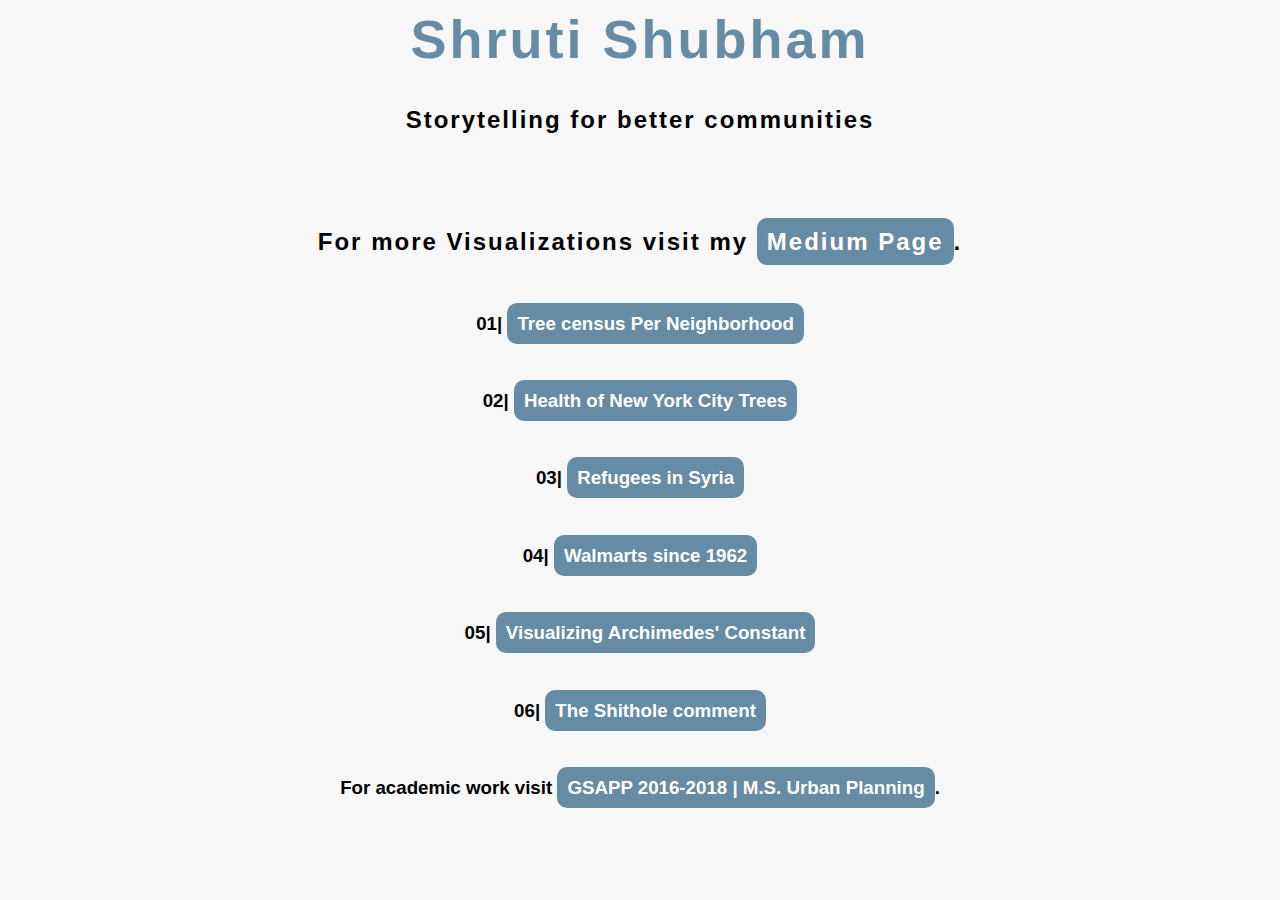
<file: index.html>
<html>
	<head>
		<title>Shruti Shubham's Visualizations and Works</title>
		<link rel="stylesheet" type="text/css" href="mainstyle.css">
	</head>
	<body>
		<div id = "circle"></div>
		<div class ="center">
		<h1>Shruti Shubham</h1>
		<h2>Storytelling for better communities</h2>
		<br>
		<br>
		<br>

		<h2>For more Visualizations visit my <a href="https://medium.com/@shrutishubham" target="_blank">Medium Page</a>.</h2>
    <br>
    <h3>01|  <a href="01_tree census per neighborhood/index.html">Tree census Per Neighborhood</a></h3>
		<br>
    <h3>02|  <a href="02_tree census_ health/index.html">Health of New York City Trees</a></h3>
    <br>
    <h3>03|  <a href="03_refugee/index.html">Refugees in Syria</a></h3>
    <br>
    <h3>04|  <a href="04_walmarts/index.html">Walmarts since 1962</a></h3>
    <br>
    <h3>05|  <a href="05_visualizing pi/index.html">Visualizing Archimedes' Constant</a></h3>
    <br>
    <h3>06|  <a href="06_donald trump shithole comment/index.html">The Shithole comment</a></h3>
    <br>
    <h3>For academic work visit <a href="https://shruti3101.github.io/shrutishubham.2018/" target="_blank">GSAPP 2016-2018 | M.S. Urban Planning</a>.</h3>
    <br>


		</div>
	</body>
</html>
</file>
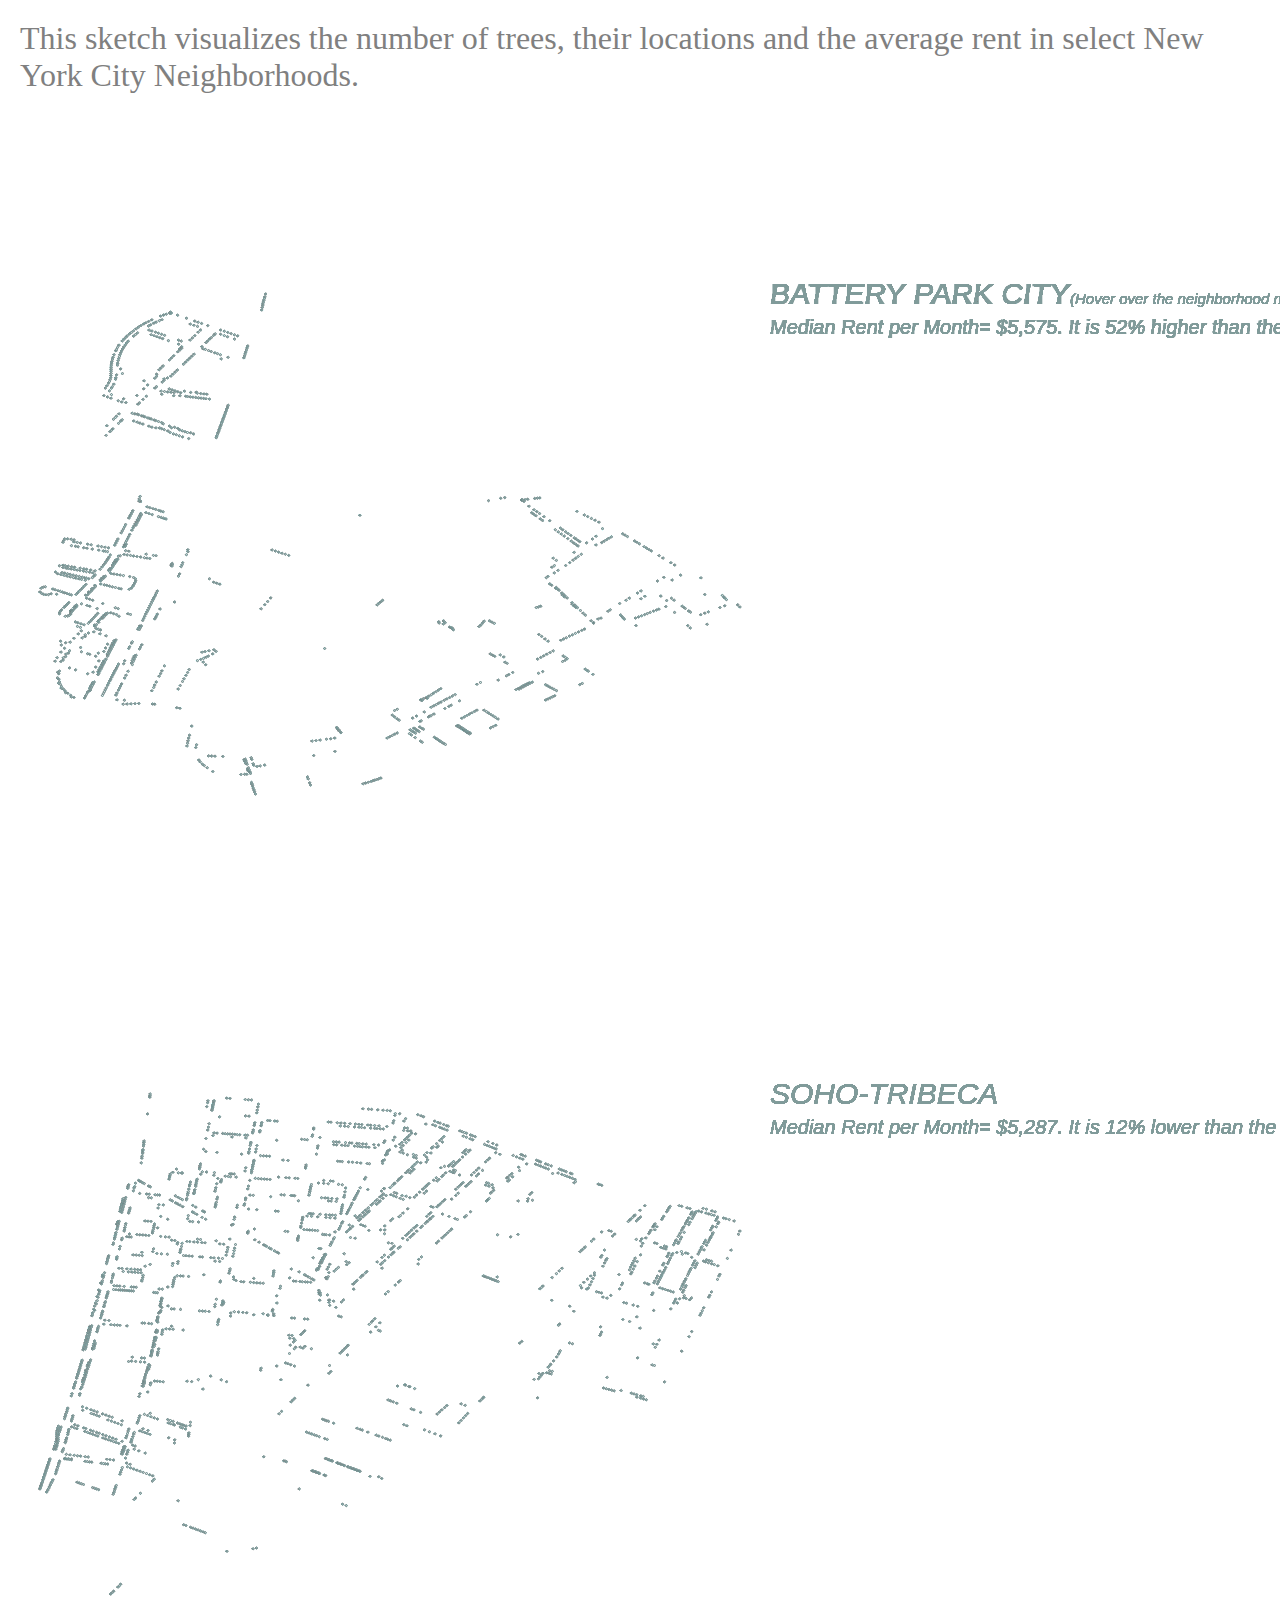
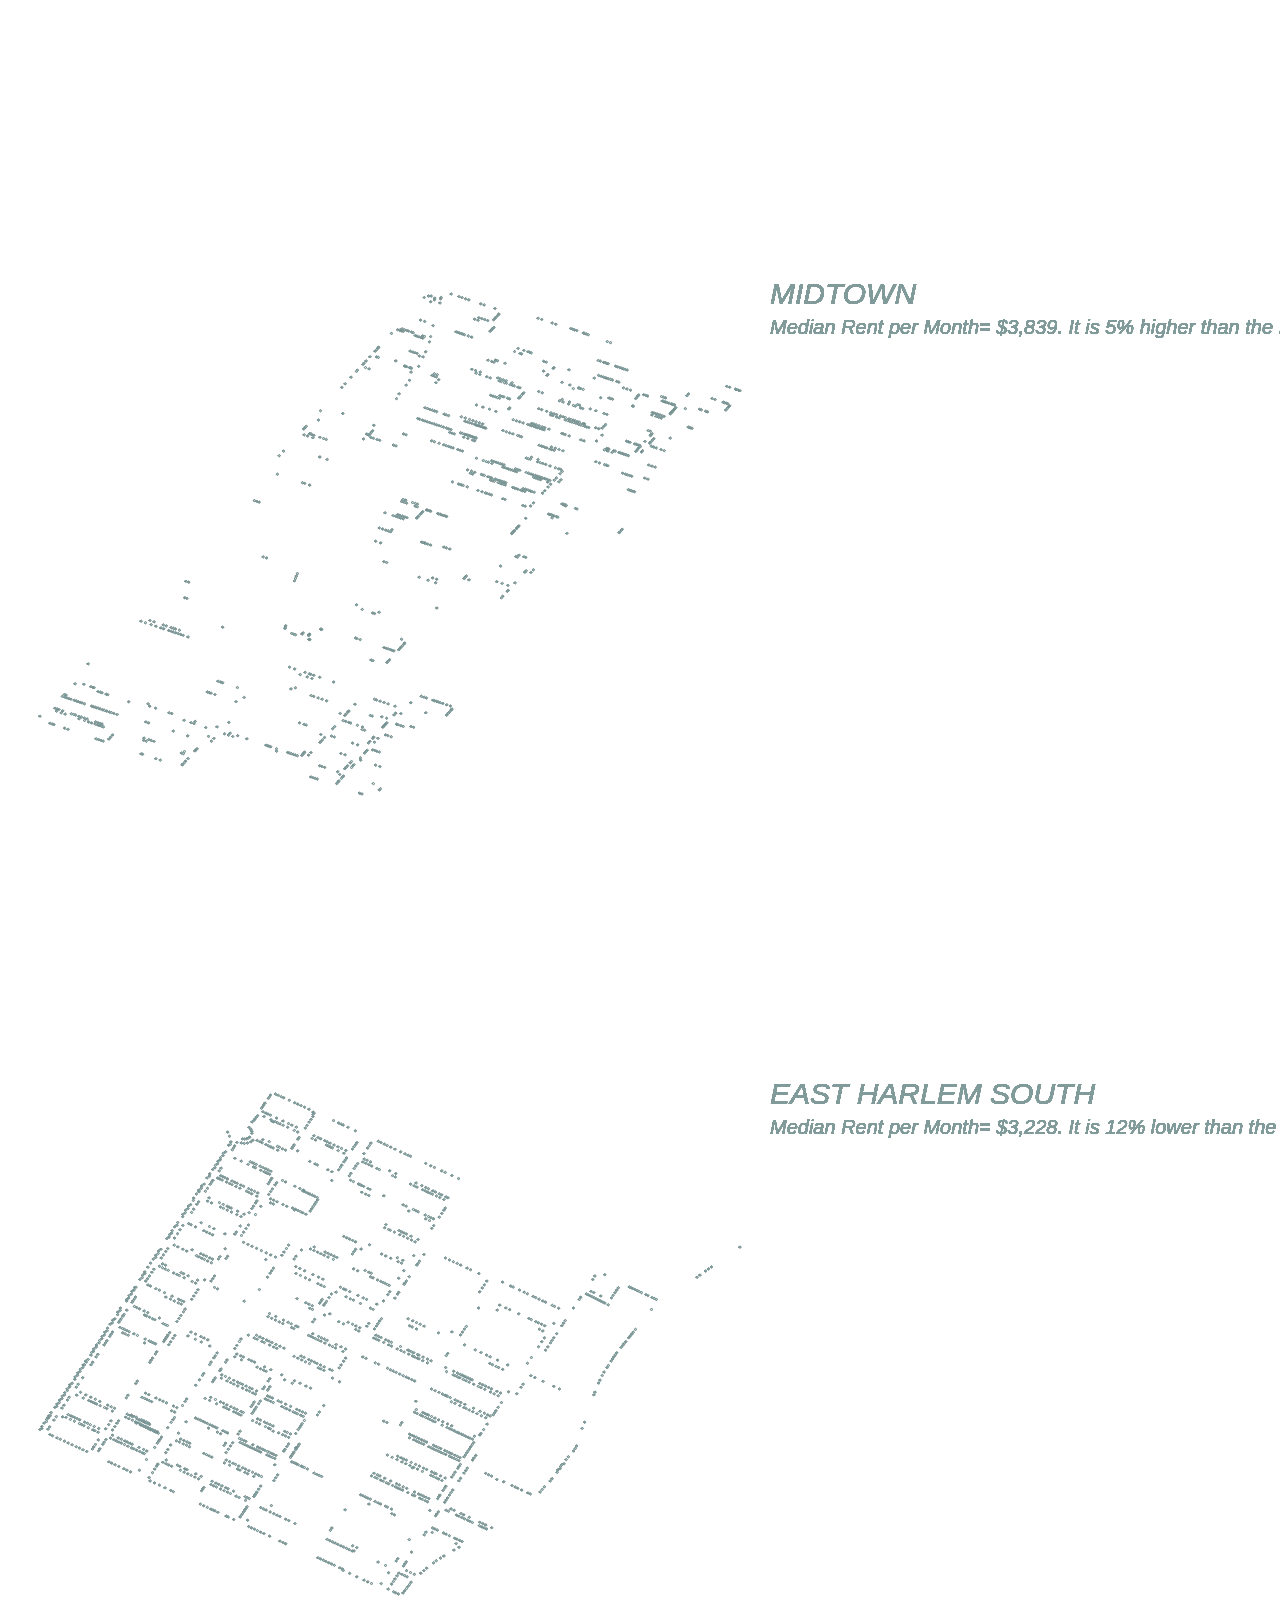
<file: 01_tree census per neighborhood/index.html>
<html>
  <head>
    <title>Tree Census Visualization</title>


    <link href="https://fonts.googleapis.com/css?family=Roboto:300,400,500,700" rel="stylesheet">
    <meta name="viewport" width=device-width, initial-scale=1.0, maximum-scale=1.0, user-scalable=0>
    <style> body {padding: 20; margin: 0;} </style>
    <script src="p5.min.js"></script>
    <script src="p5.dom.min.js"></script>
    <script src="treecensus.js"></script>
  </head>
  <body>
    <font face="Verdana" size="6" color="grey" padding="5"> This sketch visualizes the number of trees, their locations and the average rent in select New York City Neighborhoods. </font><br><br><br>
    <br><br>
    <br><br><br><br>
    <br><br>
     <!-- <h3><strong>Project: Visualizing the Trees across neighborhoods</strong></h3> -->
  </body>
</html>
</file>
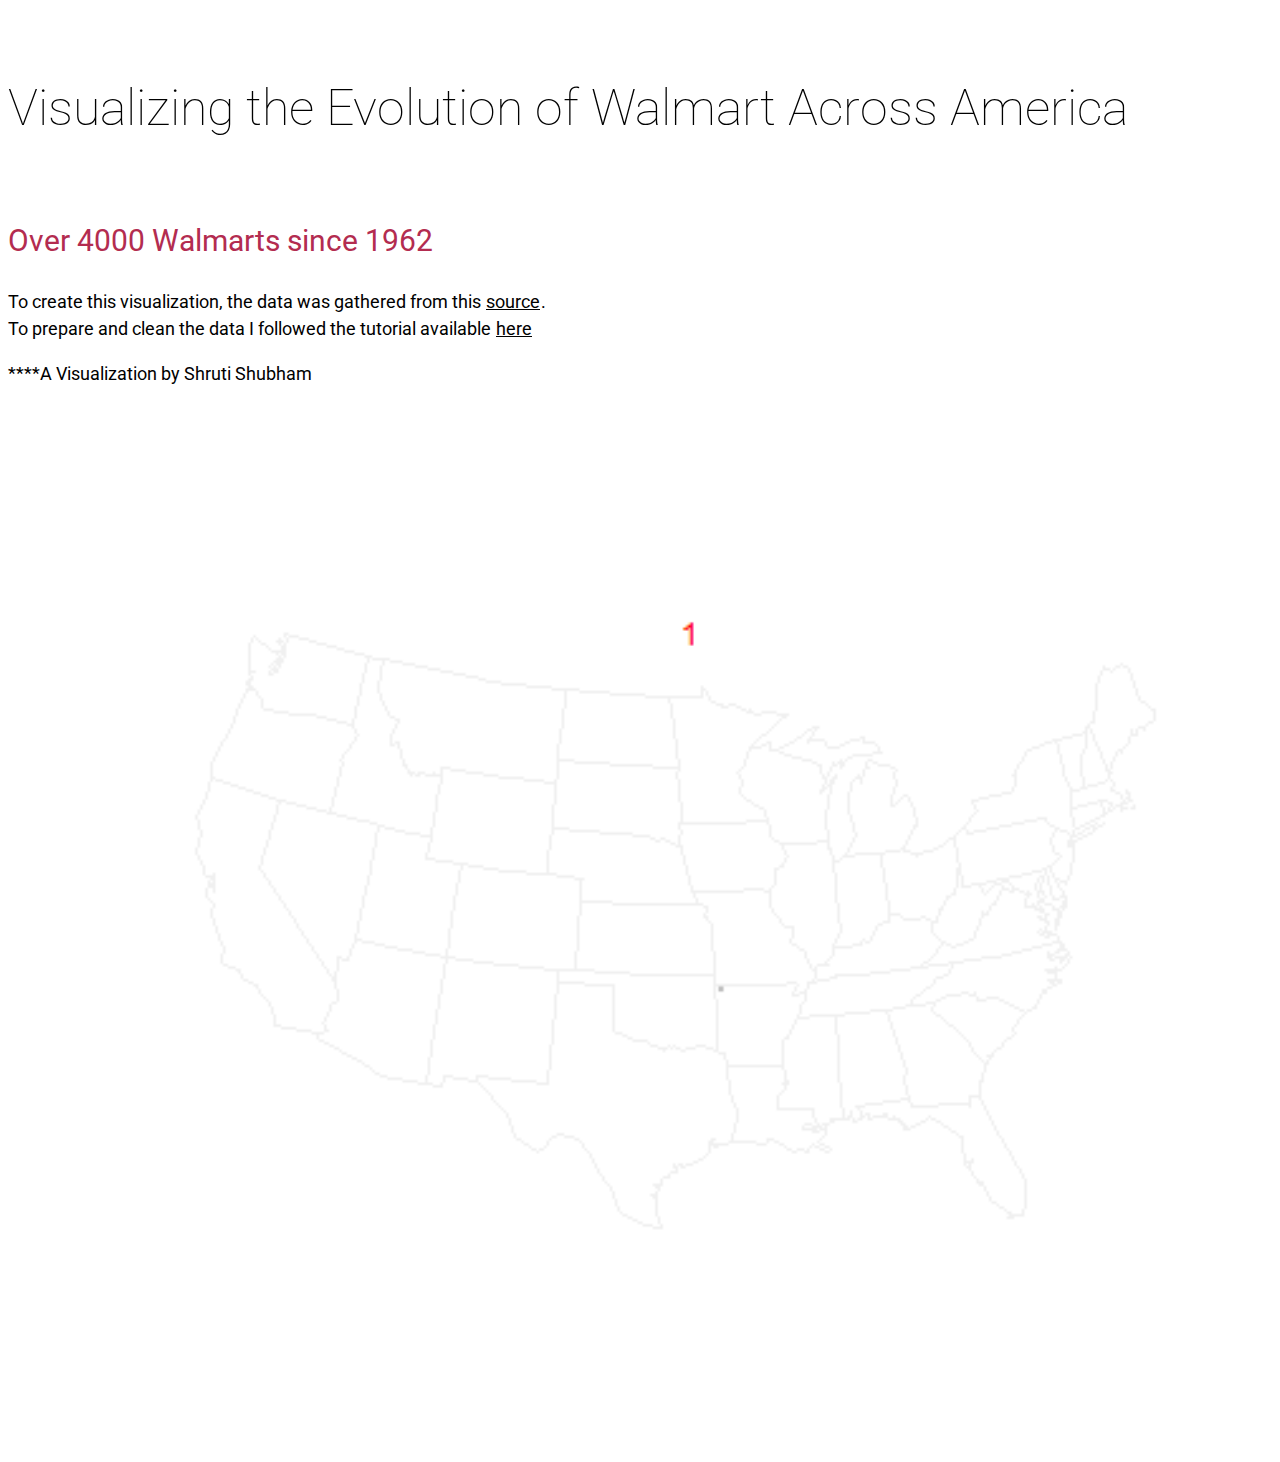
<file: 04_walmarts/index.html>
<!DOCTYPE html>
<html>
  <head>
    <meta name="viewport" width=device-width, initial-scale=1.0, maximum-scale=1.0, user-scalable=0>
    <title>Shruti Shubham | Resume</title>
    <link href="https://fonts.googleapis.com/css?family=Roboto:300,400,500,700" rel="stylesheet">
    <link rel="stylesheet" href="css/styles.css">


  </head>
  <body>
    <h1 class="center">Visualizing the Evolution of Walmart Across America</h1>
    <h2 class="center">Over 4000 Walmarts since 1962</h2>


    <h3>To create this visualization, the data was gathered from this <a href="https://github.com/kosukeimai/qss/blob/master/DISCOVERY/walmart.csv" target="_blank">source</a>. <br> To prepare and clean the data I followed the tutorial available <a href="https://flowingdata.com/tag/r/" target="_blank">here</a></h3>
    <h3>****A Visualization by Shruti Shubham</h3>
      <img src="walmart.gif" class="center" width="2000" alt="Walmart">
  </body>
</html>
</file>
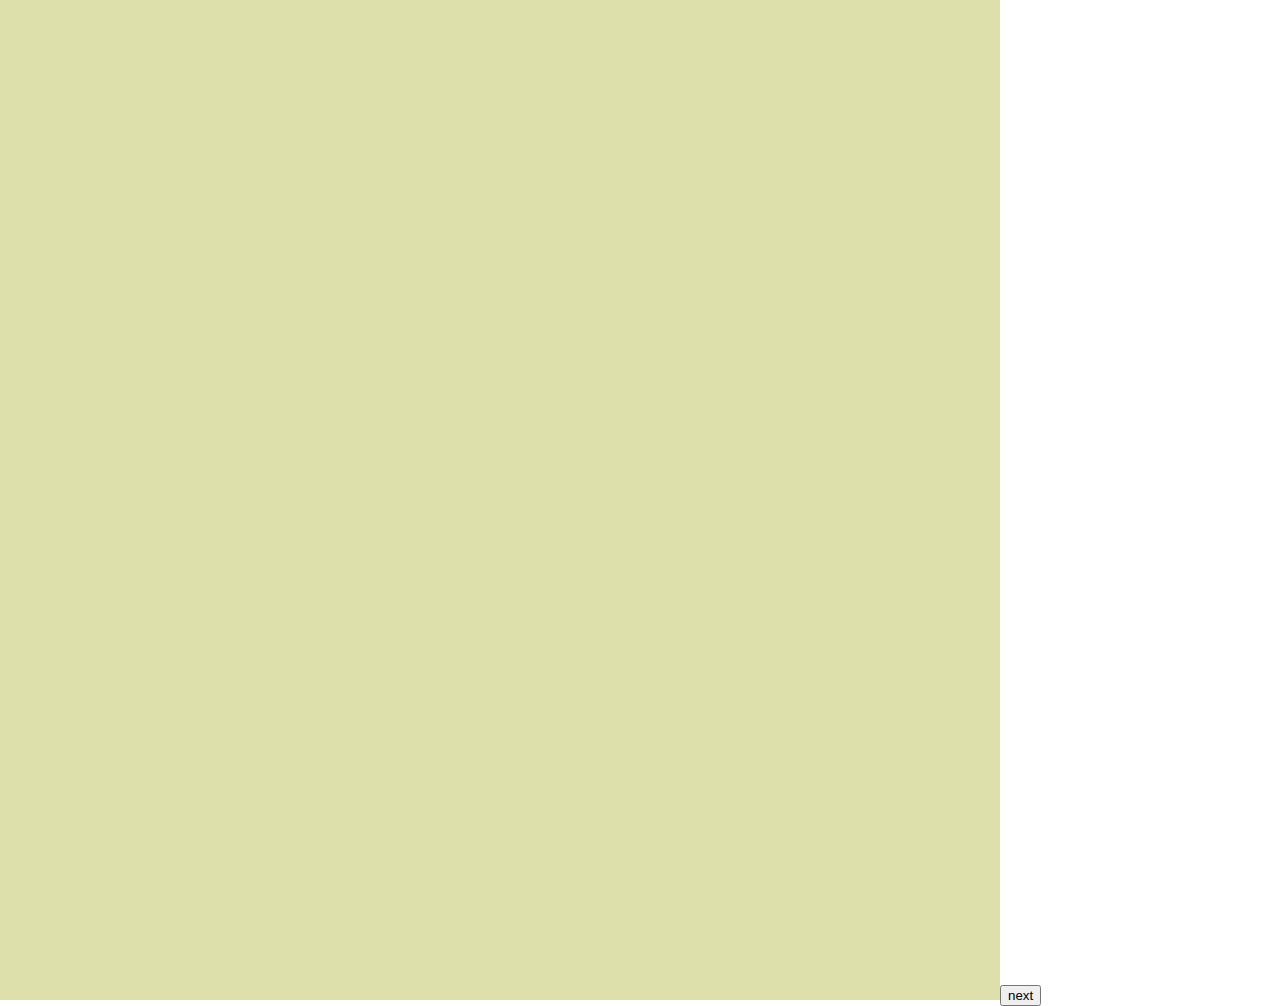
<file: 05_visualizing pi/index.html>
<!DOCTYPE html>
<html>
<head>
	<meta charset="UTF-8">
	<meta http-equiv="X-UA-Compatible" content="IE=edge">
	<meta name="viewport" content="width=device-width, initial-scale=1">
	<link rel="shortcut icon" href="">

	<title>pi_viz</title>
        <script src="p5.min.js"></script>
        <script src="p5.dom.min.js"></script>
        <!-- <script src="p5.sound.js"></script>
        <script src="p5.sound.min.js"></script> -->
        <script src="pi_vizualization00.js"></script>

        <style>
    		body {
    			margin:0;
    			padding:0;
    			overflow: hidden;
    		}
    		canvas {
    			margin:auto;
    		}
    	</style>
    </head>
    <body>
    </body>
    </html>
</file>
<file: 06_donald trump shithole comment/index.html>
<html>
      <head>
        <meta name="viewport" width=device-width, initial-scale=1.0, maximum-scale=1.0, user-scalable=0>
        <link rel="stylesheet" type="text/css" href="mainstyle.css">

        <div id="centering">

        <script src="p5.min.js"></script>
        <script src="p5.dom.min.js"></script>
        <script src="sketch3.js"></script>


        </div>

      <a face="Arial Narrow" href="mailto:ss5127@columbia.edu">mail me</font></a>
      <a face="Arial Narrow" href="https://medium.com/@shrutishubham">more work</font></a>
      </head>



      <body bgcolor="black">
      </body>


    </html>
</file>
<file: Q6/index.html>
<html>
      <head>
        <meta name="viewport" width=device-width, initial-scale=1.0, maximum-scale=1.0, user-scalable=0>
        <style> body {padding: 0; margin: 0;} </style>
        <script src="p5.min.js"></script>
        <script src="p5.dom.min.js"></script>
        <script src="sketch3.js"></script>
        <a face="Arial Narrow" href="mailto:ss5127@columbia.edu">mail me</font></a>
        <a face="Arial Narrow" href="https://medium.com/@shrutishubham">more work</font></a>
      </head>



      <body bgcolor="black">
      </body>


    </html>
</file>
<file: mainstyle.css>
body {
	background-color: #f7f7f7;
}

h1 {
	color: #668ba4;
	text-align: center;
	font-family: Helvetica;
	font-size: 54;
	letter-spacing: 3px;

}

h2 {
	text-align: center;
	font-family: Helvetica;
	letter-spacing: 2px;
}

h3 {
	text-align: center;
	font-family: Helvetica;
}


a:link, a:visited {
	background-color: #668ba4;
	padding: 10px 10px;
	border-radius: 10px;
	text-decoration: none;
	text-align: center;
	font-family: Helvetica;
	color: white;
}
a:hover {
	background-color: white;
	color: #668ba4;
}

#circle {
	display:inline;
	height: 200px;
	width: 200px;
	border-radius: 50%;
	color: white;
}

.center {
	text-align:center;
}
</file>
<file: 04_walmarts/css/styles.css>
html {
  box-sizing: border-box;
}
*, *:before, *:after {
  box-sizing: inherit;
}

body {
  font-family: "Roboto", sans-serif;
  line-height: 1.5;
  margin: 20;
}
a {
    padding: 1px;
    color: black;
    /* border: 1px solid gray; */

}
a:hover {
  background-color: lightgray;
  color: #B32C50;

}
h1{
  font-family: "Roboto", sans-serif;
  font-weight: 100;
}

h1 {
  font-size: 50px;
}

h2,h3,h4 {
  font-family: "Roboto", sans-serif;
  font-weight: 400;
}

h2 {
  font-size: 30px;
  margin-top: 0;
  color: #B32C50;
}
h3 {
  font-size: 18px;
  margin-top: 0;
}
h4 {
  font-size: 15px;
  margin-top: 0;
}
.content-wrap {
  max-width: 950px;
  margin: auto;
  padding: 25px;
  /* padding-bottom: 40; */
  overflow: hidden;
}

.column-narrow {
  width: 35%;
  float: left;
  padding-right: 3%;
  min-height: 175px;
}
.column-wide {
  width: 62%;
  float: left;
  min-height: 175px;
}

.center {
    max-width: 100%;
    height: auto;
    display: block;
    margin-left: auto;
    margin-right: auto;
    padding-top:3%;
    /* width: 50%; */
}


/* Header & Footer
------------------------------------*/
header,
footer {
  background: #ECF0F1;
  /* color: #0F3057; */
}
header h1,
header h2 {
    /* color: #0F3057; */
    margin: 0;
}


/* Footer styles only */
footer {
  text-align: center;
}
.contact-info a {
  padding: 5px;
  display: inline-block;
}


.work1 {
    background: white;
    padding-bottom: 50px;
    /* background: #ECF0F1; */
}
</file>
<file: 06_donald trump shithole comment/mainstyle.css>
body {
	background-color: 'black';
}

#centering {
	text-align: center;
	font-family: Helvetica;
	font-size: 54;
	letter-spacing: 3px;

}
</file>
